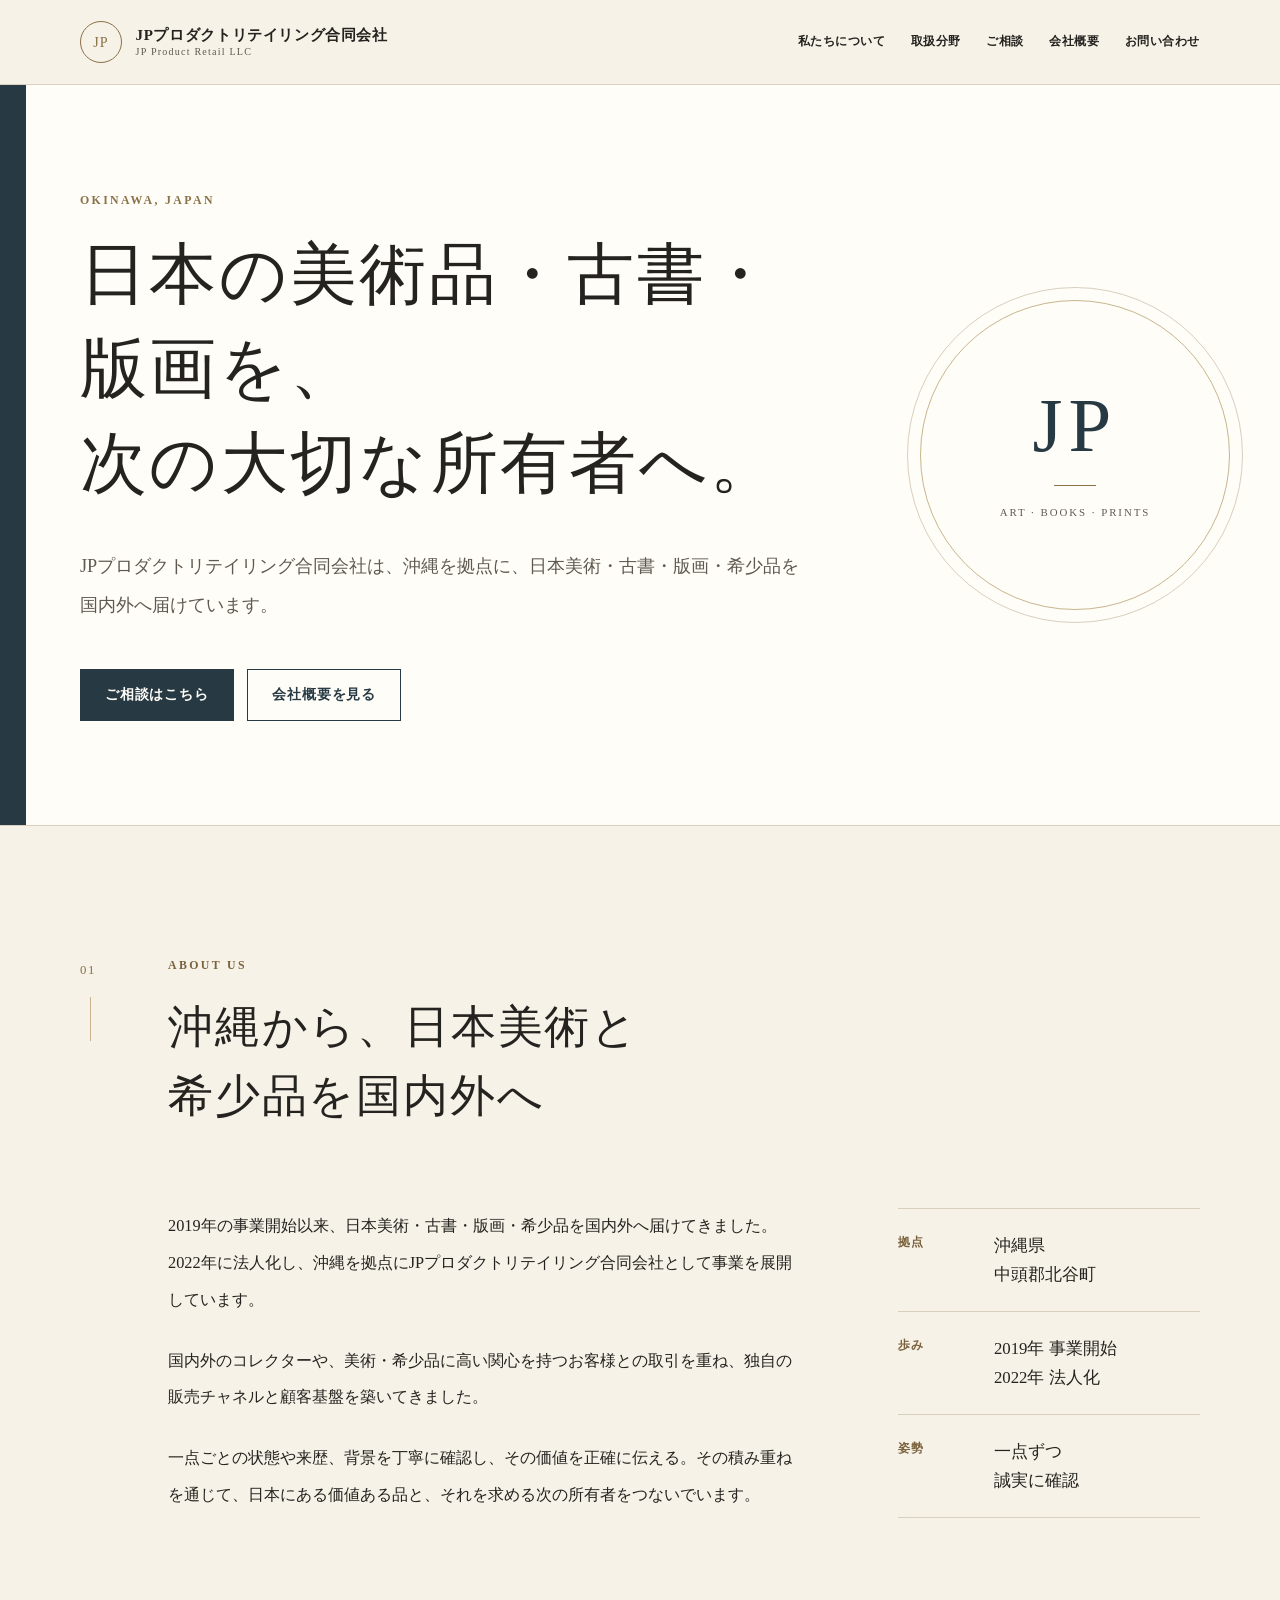
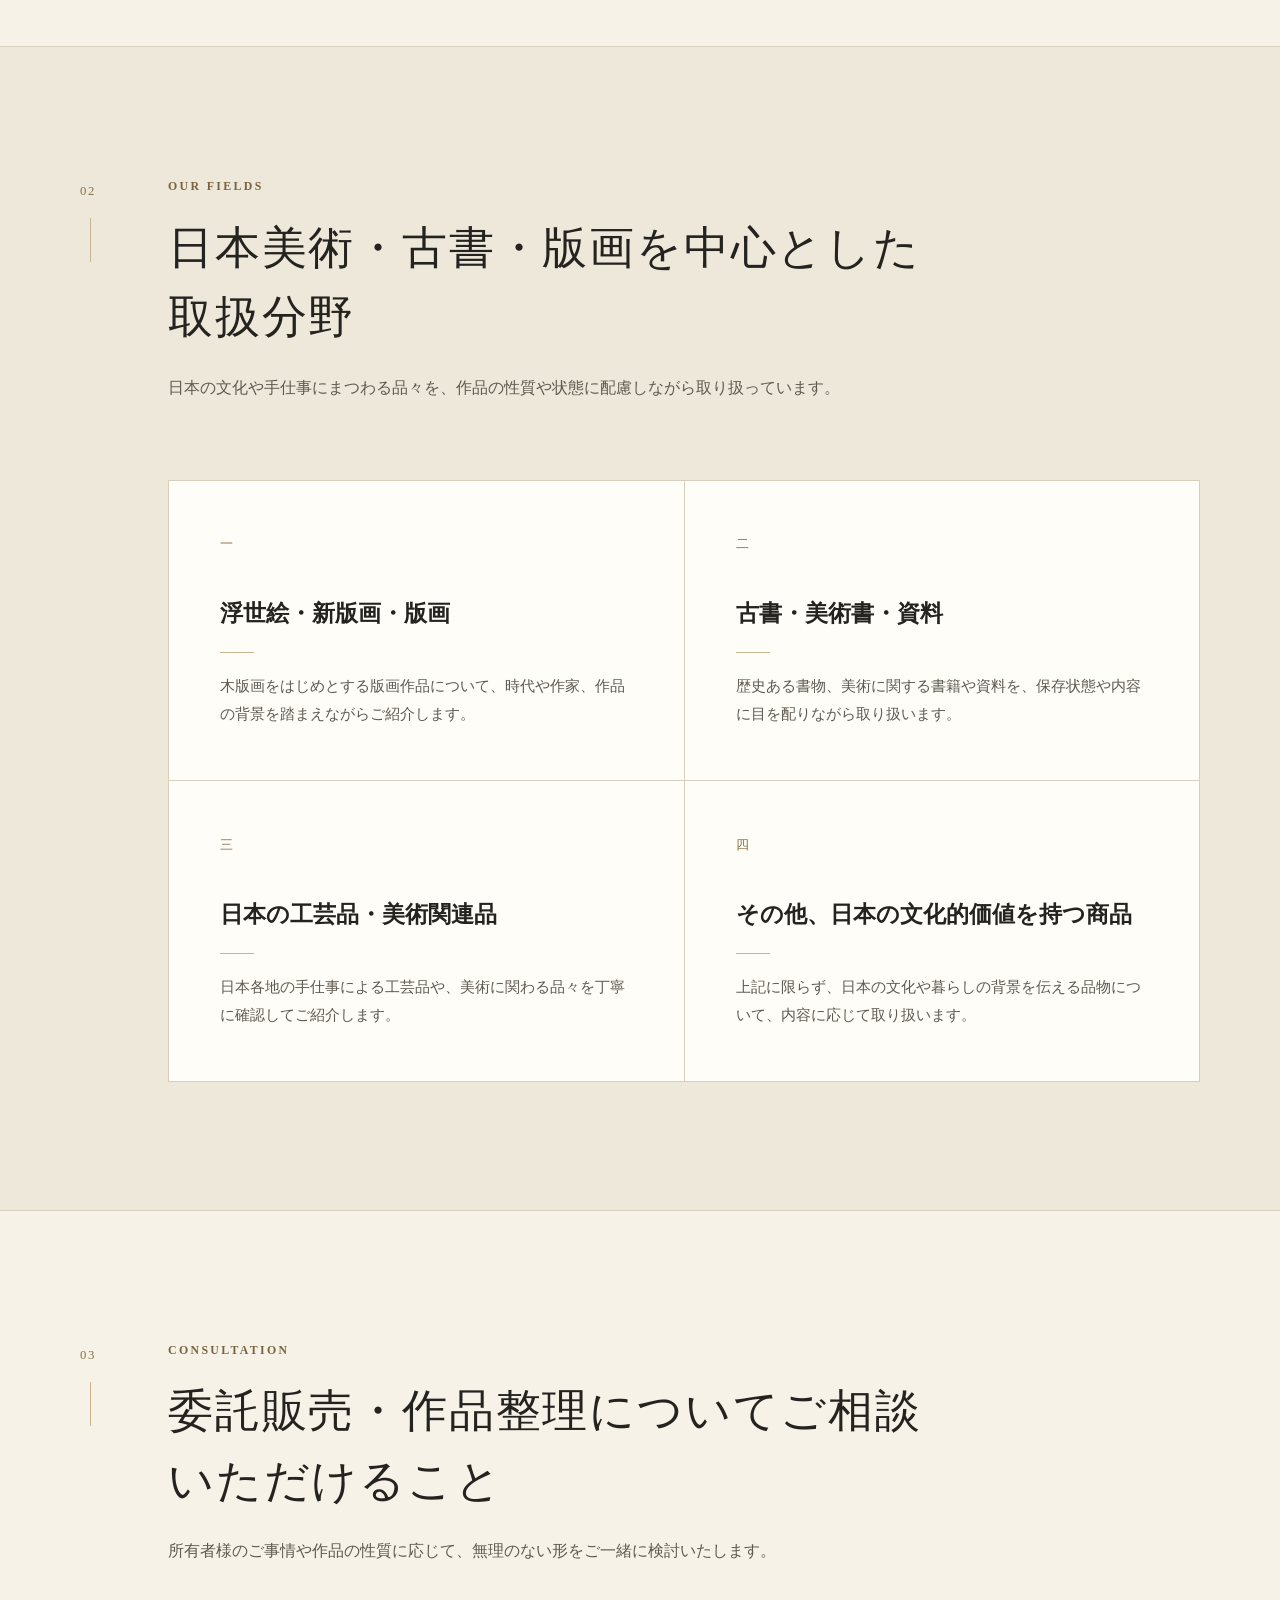
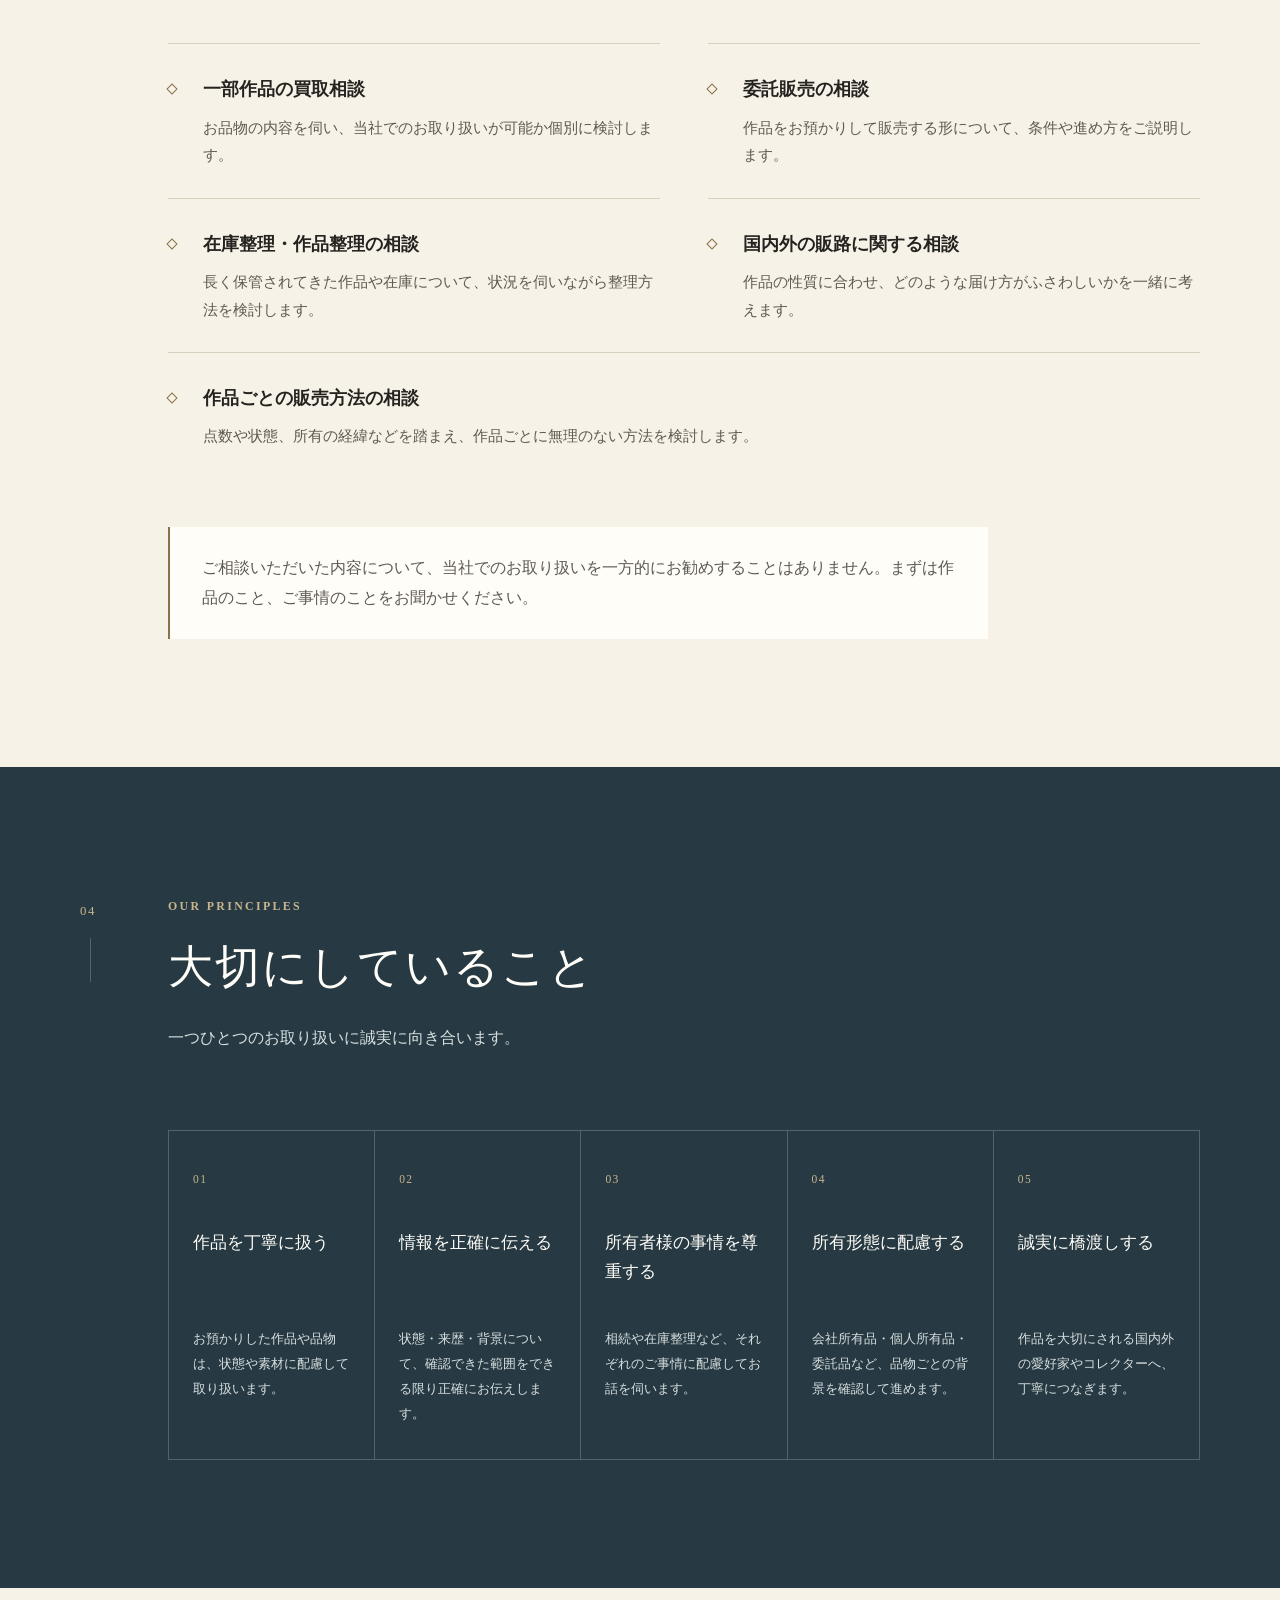
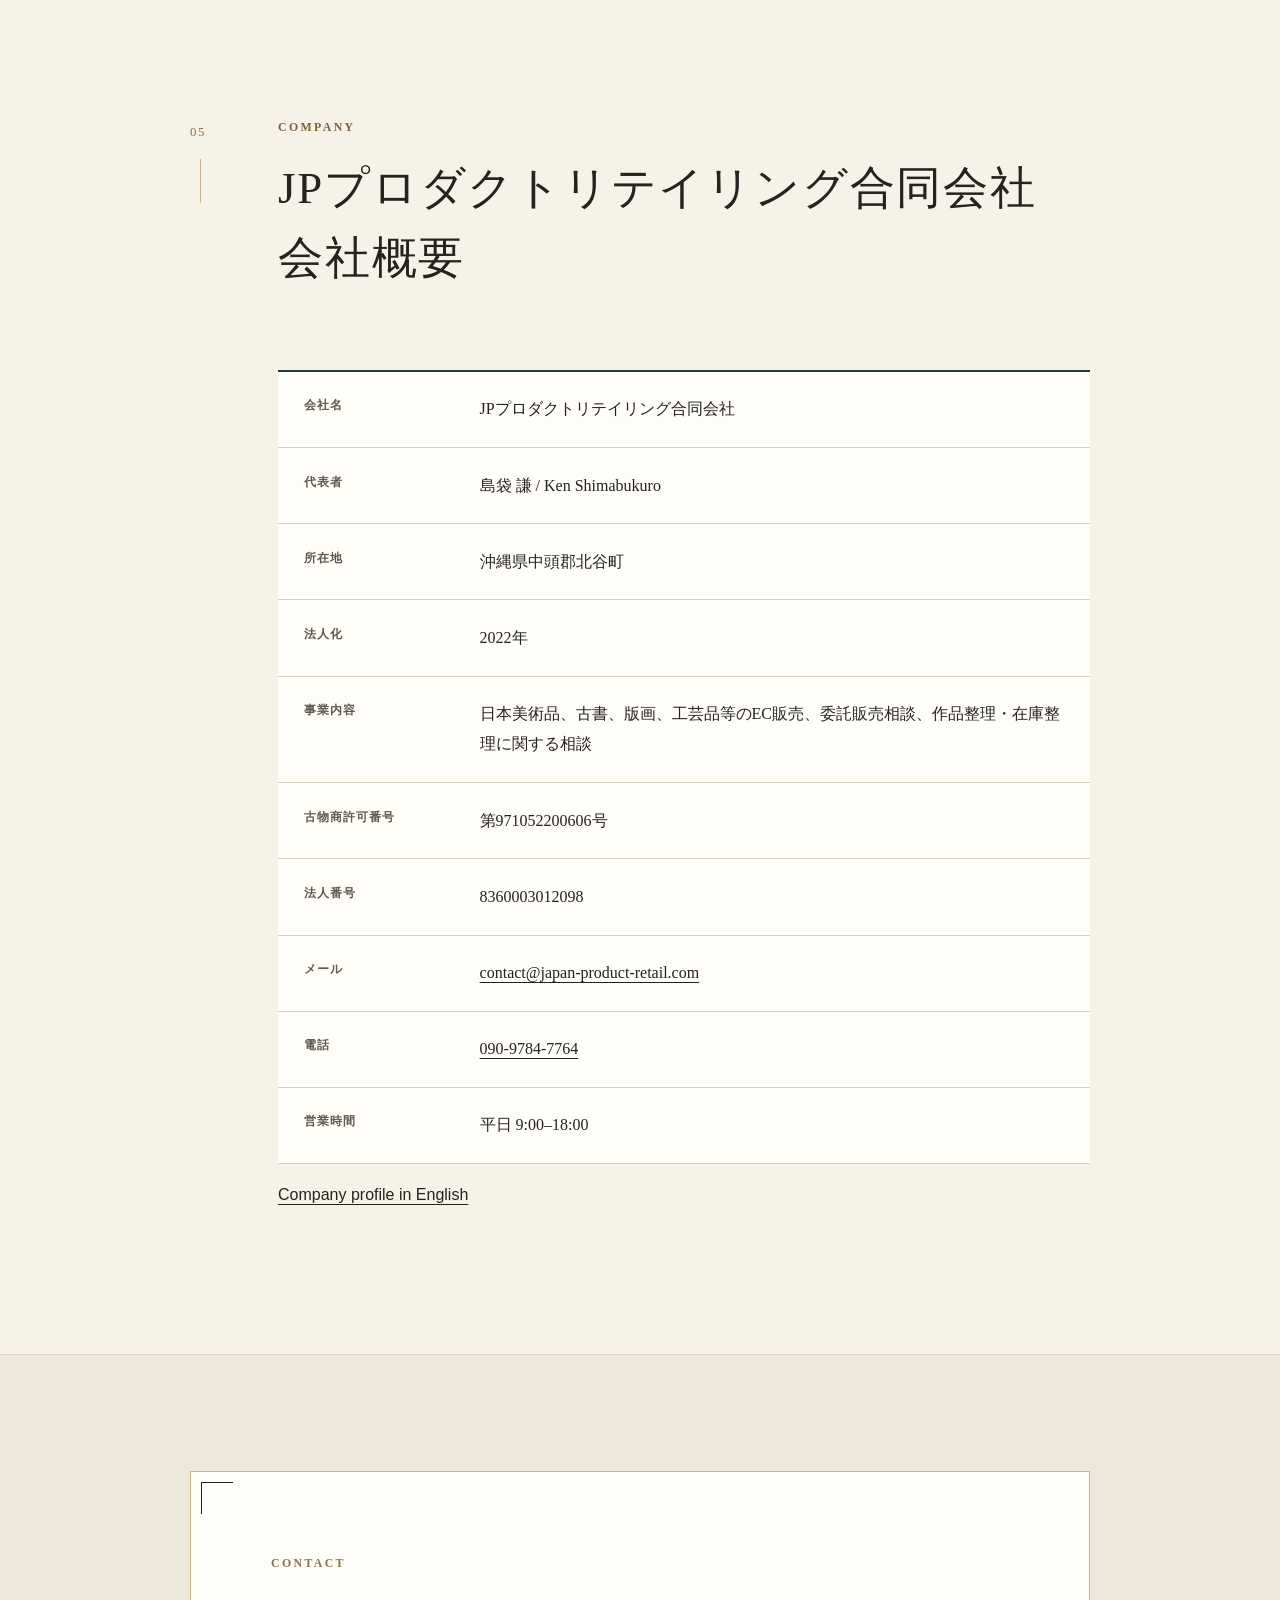
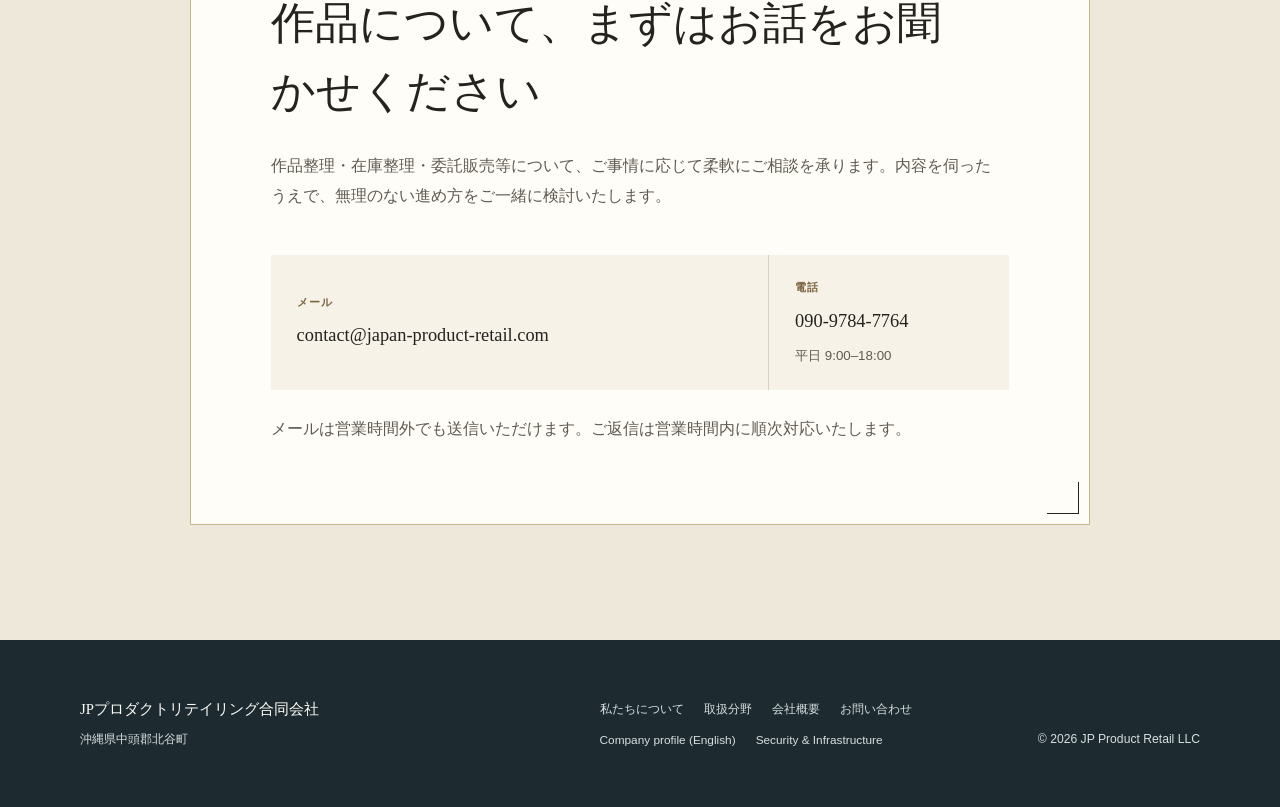
<file: index.html>
<!doctype html>
<html lang="ja">
<head>
  <meta charset="utf-8">
  <meta name="viewport" content="width=device-width, initial-scale=1">
  <meta name="theme-color" content="#f6f2e8">
  <meta name="format-detection" content="telephone=no">

  <title>JPプロダクトリテイリング合同会社｜日本美術・古書・版画の取扱</title>
  <meta name="description" content="JPプロダクトリテイリング合同会社は、沖縄を拠点に日本美術・古書・版画・希少品を国内外へ届けています。2019年に事業を開始し、2022年に法人化。委託販売や作品整理に関するご相談も承ります。">
  <link rel="canonical" href="https://japan-product-retail.com/">

  <meta property="og:locale" content="ja_JP">
  <meta property="og:type" content="website">
  <meta property="og:site_name" content="JPプロダクトリテイリング合同会社">
  <meta property="og:title" content="JPプロダクトリテイリング合同会社｜日本美術・古書・版画の取扱">
  <meta property="og:description" content="沖縄を拠点に、日本の美術品・古書・版画等を国内外のお客様へ一点ずつ丁寧にご紹介しています。">
  <meta property="og:url" content="https://japan-product-retail.com/">
  <meta name="twitter:card" content="summary">

  <link rel="stylesheet" href="styles.css">

  <script type="application/ld+json">
  {
    "@context": "https://schema.org",
    "@type": "Organization",
    "name": "JPプロダクトリテイリング合同会社",
    "legalName": "JPプロダクトリテイリング合同会社",
    "url": "https://japan-product-retail.com/",
    "description": "沖縄を拠点に、日本美術・古書・版画・希少品等を国内外へ販売しています。",
    "email": "contact@japan-product-retail.com",
    "telephone": "+81-90-9784-7764",
    "address": {
      "@type": "PostalAddress",
      "addressLocality": "中頭郡北谷町",
      "addressRegion": "沖縄県",
      "addressCountry": "JP"
    },
    "contactPoint": {
      "@type": "ContactPoint",
      "contactType": "customer service",
      "email": "contact@japan-product-retail.com",
      "telephone": "+81-90-9784-7764",
      "availableLanguage": ["Japanese"]
    },
    "knowsAbout": [
      "日本美術",
      "古書",
      "浮世絵",
      "新版画",
      "版画",
      "工芸品"
    ]
  }
  </script>
</head>

<body>
  <a class="skip-link" href="#main-content">本文へ移動</a>

  <header class="site-header">
    <div class="header-inner">
      <a class="brand" href="#top" aria-label="JPプロダクトリテイリング合同会社 トップへ">
        <span class="brand-mark" aria-hidden="true">JP</span>
        <span class="brand-name">
          <span>JPプロダクトリテイリング合同会社</span>
          <small>JP Product Retail LLC</small>
        </span>
      </a>

      <nav class="global-nav" aria-label="主要ナビゲーション">
        <ul>
          <li><a href="#about">私たちについて</a></li>
          <li><a href="#fields">取扱分野</a></li>
          <li><a href="#consultation">ご相談</a></li>
          <li><a href="#company">会社概要</a></li>
          <li><a href="#contact">お問い合わせ</a></li>
        </ul>
      </nav>
    </div>
  </header>

  <main id="main-content">
    <section class="hero" id="top" aria-labelledby="hero-title">
      <div class="hero-inner">
        <div class="hero-copy">
          <p class="eyebrow">Okinawa, Japan</p>
          <h1 id="hero-title">日本の美術品・古書・版画を、<br>次の大切な所有者へ。</h1>
          <p class="hero-lead">
            JPプロダクトリテイリング合同会社は、沖縄を拠点に、日本美術・古書・版画・希少品を国内外へ届けています。
          </p>
          <div class="hero-actions" role="group" aria-label="ページ内リンク">
            <a class="button button-primary" href="#contact">ご相談はこちら</a>
            <a class="button button-secondary" href="#company">会社概要を見る</a>
          </div>
        </div>

        <div class="hero-emblem" aria-hidden="true">
          <div class="emblem-ring">
            <span class="emblem-jp">JP</span>
            <span class="emblem-line"></span>
            <span class="emblem-text">Art · Books · Prints</span>
          </div>
        </div>
      </div>
    </section>

    <section class="section section-about" id="about" aria-labelledby="about-title">
      <div class="container">
        <div class="section-heading">
          <p class="section-number" aria-hidden="true">01</p>
          <div>
            <p class="eyebrow">About us</p>
            <h2 id="about-title">沖縄から、日本美術と<br>希少品を国内外へ</h2>
          </div>
        </div>

        <div class="about-layout">
          <div class="prose">
            <p>
              2019年の事業開始以来、日本美術・古書・版画・希少品を国内外へ届けてきました。2022年に法人化し、沖縄を拠点にJPプロダクトリテイリング合同会社として事業を展開しています。
            </p>
            <p>
              国内外のコレクターや、美術・希少品に高い関心を持つお客様との取引を重ね、独自の販売チャネルと顧客基盤を築いてきました。
            </p>
            <p>
              一点ごとの状態や来歴、背景を丁寧に確認し、その価値を正確に伝える。その積み重ねを通じて、日本にある価値ある品と、それを求める次の所有者をつないでいます。
            </p>
          </div>

          <dl class="about-facts" aria-label="会社の特徴">
            <div>
              <dt>拠点</dt>
              <dd>沖縄県<br>中頭郡北谷町</dd>
            </div>
            <div>
              <dt>歩み</dt>
              <dd>2019年 事業開始<br>2022年 法人化</dd>
            </div>
            <div>
              <dt>姿勢</dt>
              <dd>一点ずつ<br>誠実に確認</dd>
            </div>
          </dl>
        </div>
      </div>
    </section>

    <section class="section section-tinted" id="fields" aria-labelledby="fields-title">
      <div class="container">
        <div class="section-heading">
          <p class="section-number" aria-hidden="true">02</p>
          <div>
            <p class="eyebrow">Our fields</p>
            <h2 id="fields-title">日本美術・古書・版画を中心とした取扱分野</h2>
            <p class="section-intro">
              日本の文化や手仕事にまつわる品々を、作品の性質や状態に配慮しながら取り扱っています。
            </p>
          </div>
        </div>

        <div class="field-grid">
          <article class="field-card">
            <p class="card-index" aria-hidden="true">一</p>
            <h3>浮世絵・新版画・版画</h3>
            <p>木版画をはじめとする版画作品について、時代や作家、作品の背景を踏まえながらご紹介します。</p>
          </article>
          <article class="field-card">
            <p class="card-index" aria-hidden="true">二</p>
            <h3>古書・美術書・資料</h3>
            <p>歴史ある書物、美術に関する書籍や資料を、保存状態や内容に目を配りながら取り扱います。</p>
          </article>
          <article class="field-card">
            <p class="card-index" aria-hidden="true">三</p>
            <h3>日本の工芸品・美術関連品</h3>
            <p>日本各地の手仕事による工芸品や、美術に関わる品々を丁寧に確認してご紹介します。</p>
          </article>
          <article class="field-card">
            <p class="card-index" aria-hidden="true">四</p>
            <h3>その他、日本の文化的価値を持つ商品</h3>
            <p>上記に限らず、日本の文化や暮らしの背景を伝える品物について、内容に応じて取り扱います。</p>
          </article>
        </div>
      </div>
    </section>

    <section class="section" id="consultation" aria-labelledby="consultation-title">
      <div class="container">
        <div class="section-heading">
          <p class="section-number" aria-hidden="true">03</p>
          <div>
            <p class="eyebrow">Consultation</p>
            <h2 id="consultation-title">委託販売・作品整理についてご相談いただけること</h2>
            <p class="section-intro">
              所有者様のご事情や作品の性質に応じて、無理のない形をご一緒に検討いたします。
            </p>
          </div>
        </div>

        <ul class="consultation-list">
          <li>
            <span class="consultation-mark" aria-hidden="true"></span>
            <div>
              <h3>一部作品の買取相談</h3>
              <p>お品物の内容を伺い、当社でのお取り扱いが可能か個別に検討します。</p>
            </div>
          </li>
          <li>
            <span class="consultation-mark" aria-hidden="true"></span>
            <div>
              <h3>委託販売の相談</h3>
              <p>作品をお預かりして販売する形について、条件や進め方をご説明します。</p>
            </div>
          </li>
          <li>
            <span class="consultation-mark" aria-hidden="true"></span>
            <div>
              <h3>在庫整理・作品整理の相談</h3>
              <p>長く保管されてきた作品や在庫について、状況を伺いながら整理方法を検討します。</p>
            </div>
          </li>
          <li>
            <span class="consultation-mark" aria-hidden="true"></span>
            <div>
              <h3>国内外の販路に関する相談</h3>
              <p>作品の性質に合わせ、どのような届け方がふさわしいかを一緒に考えます。</p>
            </div>
          </li>
          <li>
            <span class="consultation-mark" aria-hidden="true"></span>
            <div>
              <h3>作品ごとの販売方法の相談</h3>
              <p>点数や状態、所有の経緯などを踏まえ、作品ごとに無理のない方法を検討します。</p>
            </div>
          </li>
        </ul>

        <p class="quiet-note">
          ご相談いただいた内容について、当社でのお取り扱いを一方的にお勧めすることはありません。まずは作品のこと、ご事情のことをお聞かせください。
        </p>
      </div>
    </section>

    <section class="section section-dark" id="principles" aria-labelledby="principles-title">
      <div class="container">
        <div class="section-heading section-heading-light">
          <p class="section-number" aria-hidden="true">04</p>
          <div>
            <p class="eyebrow">Our principles</p>
            <h2 id="principles-title">大切にしていること</h2>
            <p class="section-intro">
              一つひとつのお取り扱いに誠実に向き合います。
            </p>
          </div>
        </div>

        <div class="principle-grid">
          <article>
            <span aria-hidden="true">01</span>
            <h3>作品を丁寧に扱う</h3>
            <p>お預かりした作品や品物は、状態や素材に配慮して取り扱います。</p>
          </article>
          <article>
            <span aria-hidden="true">02</span>
            <h3>情報を正確に伝える</h3>
            <p>状態・来歴・背景について、確認できた範囲をできる限り正確にお伝えします。</p>
          </article>
          <article>
            <span aria-hidden="true">03</span>
            <h3>所有者様の事情を尊重する</h3>
            <p>相続や在庫整理など、それぞれのご事情に配慮してお話を伺います。</p>
          </article>
          <article>
            <span aria-hidden="true">04</span>
            <h3>所有形態に配慮する</h3>
            <p>会社所有品・個人所有品・委託品など、品物ごとの背景を確認して進めます。</p>
          </article>
          <article>
            <span aria-hidden="true">05</span>
            <h3>誠実に橋渡しする</h3>
            <p>作品を大切にされる国内外の愛好家やコレクターへ、丁寧につなぎます。</p>
          </article>
        </div>
      </div>
    </section>

    <section class="section" id="company" aria-labelledby="company-title">
      <div class="container container-narrow">
        <div class="section-heading">
          <p class="section-number" aria-hidden="true">05</p>
          <div>
            <p class="eyebrow">Company</p>
            <h2 id="company-title">JPプロダクトリテイリング合同会社 会社概要</h2>
          </div>
        </div>

        <div class="company-table-wrap">
          <table class="company-table">
            <caption class="sr-only">JPプロダクトリテイリング合同会社の基本情報</caption>
            <tbody>
              <tr>
                <th scope="row">会社名</th>
                <td>JPプロダクトリテイリング合同会社</td>
              </tr>
              <tr>
                <th scope="row">代表者</th>
                <td>島袋 謙 / Ken Shimabukuro</td>
              </tr>
              <tr>
                <th scope="row">所在地</th>
                <td>沖縄県中頭郡北谷町</td>
              </tr>
              <tr>
                <th scope="row">法人化</th>
                <td>2022年</td>
              </tr>
              <tr>
                <th scope="row">事業内容</th>
                <td>日本美術品、古書、版画、工芸品等のEC販売、委託販売相談、作品整理・在庫整理に関する相談</td>
              </tr>
              <tr>
                <th scope="row">古物商許可番号</th>
                <td>第971052200606号</td>
              </tr>
              <tr>
                <th scope="row">法人番号</th>
                <td>8360003012098</td>
              </tr>
              <tr>
                <th scope="row">メール</th>
                <td><a href="mailto:contact@japan-product-retail.com">contact@japan-product-retail.com</a></td>
              </tr>
              <tr>
                <th scope="row">電話</th>
                <td><a href="tel:09097847764">090-9784-7764</a></td>
              </tr>
              <tr>
                <th scope="row">営業時間</th>
                <td>平日 9:00–18:00</td>
              </tr>
            </tbody>
          </table>
          <p><a href="company/" lang="en">Company profile in English</a></p>
        </div>
      </div>
    </section>

    <section class="contact-section" id="contact" aria-labelledby="contact-title">
      <div class="container container-narrow">
        <div class="contact-panel">
          <p class="eyebrow">Contact</p>
          <h2 id="contact-title">作品について、まずはお話をお聞かせください</h2>
          <p>
            作品整理・在庫整理・委託販売等について、ご事情に応じて柔軟にご相談を承ります。内容を伺ったうえで、無理のない進め方をご一緒に検討いたします。
          </p>

          <div class="contact-links">
            <a href="mailto:contact@japan-product-retail.com">
              <span class="contact-label">メール</span>
              <strong>contact@japan-product-retail.com</strong>
            </a>
            <a href="tel:09097847764">
              <span class="contact-label">電話</span>
              <strong>090-9784-7764</strong>
              <small>平日 9:00–18:00</small>
            </a>
          </div>

          <p>
            メールは営業時間外でも送信いただけます。ご返信は営業時間内に順次対応いたします。
          </p>
        </div>
      </div>
    </section>
  </main>

  <footer class="site-footer">
    <div class="footer-inner">
      <div>
        <p class="footer-company">JPプロダクトリテイリング合同会社</p>
        <p>沖縄県中頭郡北谷町</p>
      </div>
      <nav aria-label="フッターナビゲーション">
        <a href="#about">私たちについて</a>
        <a href="#fields">取扱分野</a>
        <a href="#company">会社概要</a>
        <a href="#contact">お問い合わせ</a>
        <a href="company/" lang="en">Company profile (English)</a>
        <a href="security/" lang="en">Security &amp; Infrastructure</a>
      </nav>
      <p class="copyright">&copy; 2026 JP Product Retail LLC</p>
    </div>
  </footer>
</body>
</html>
</file>
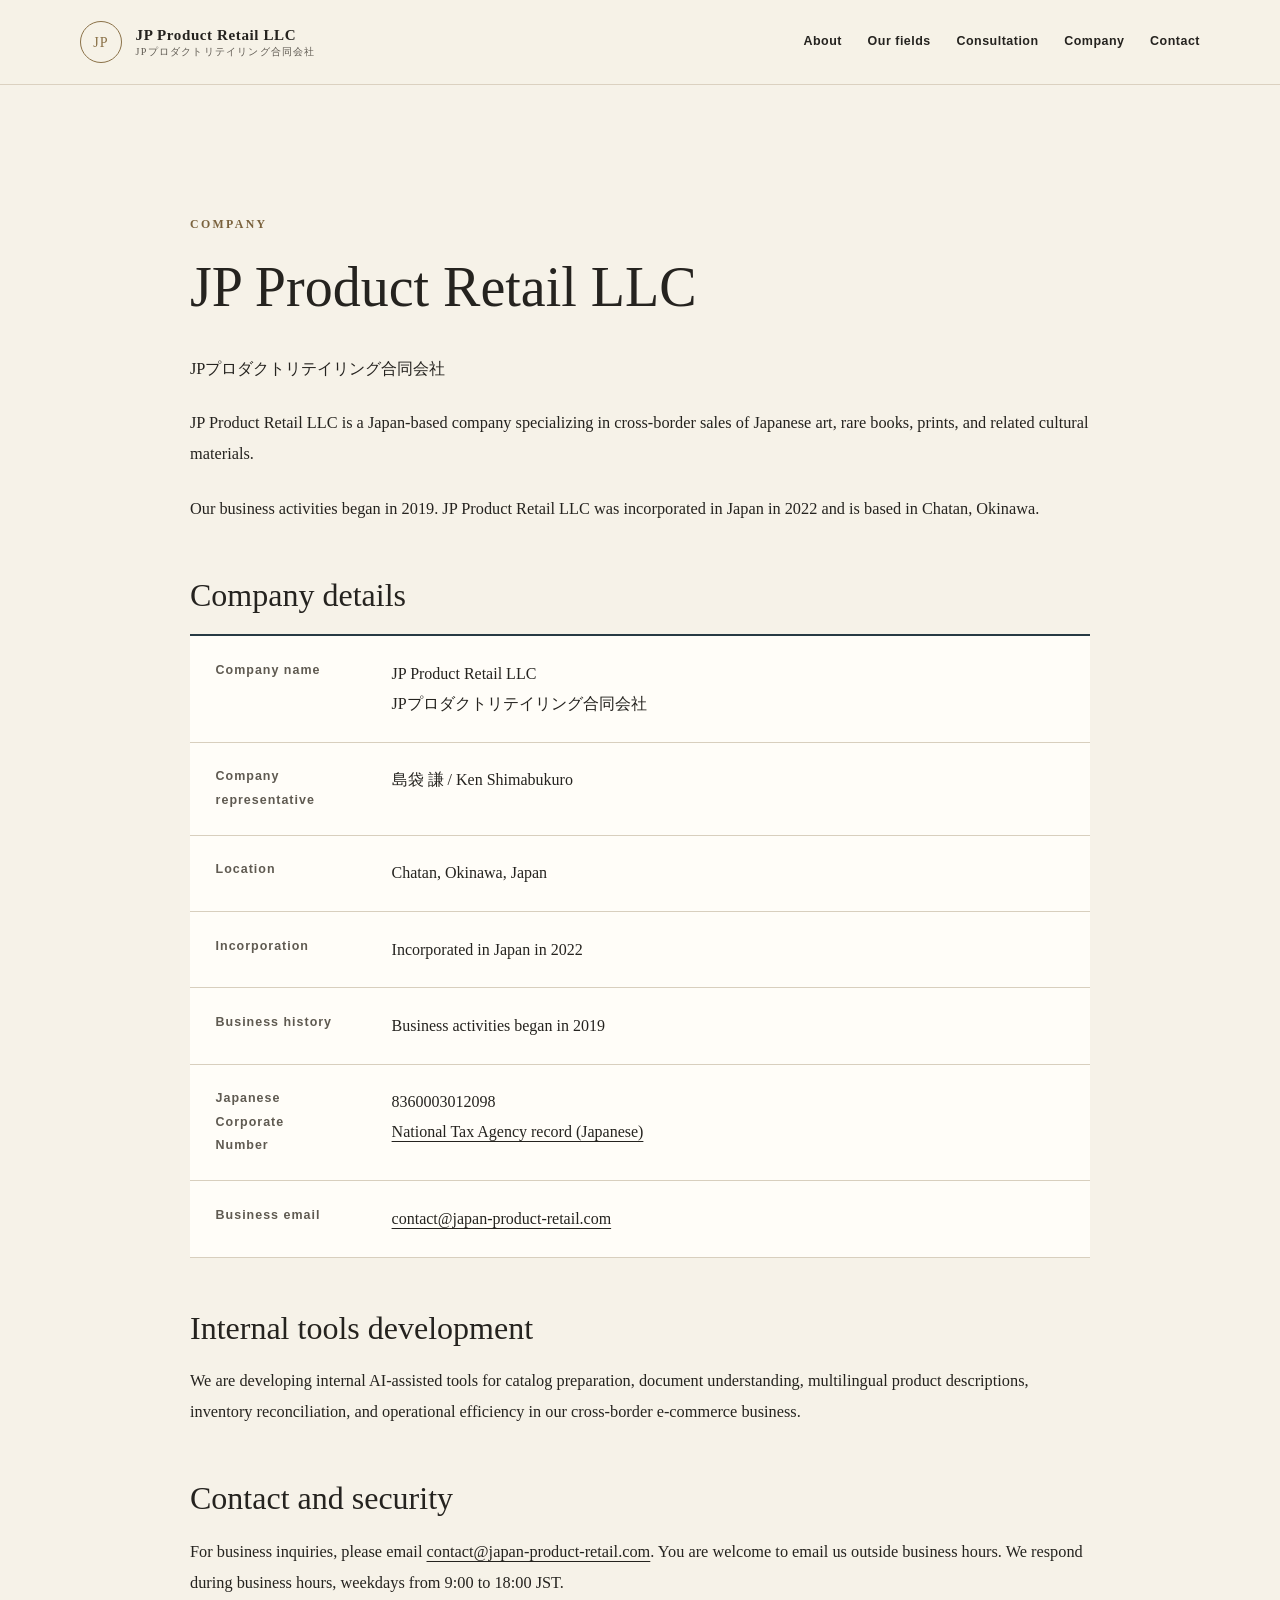
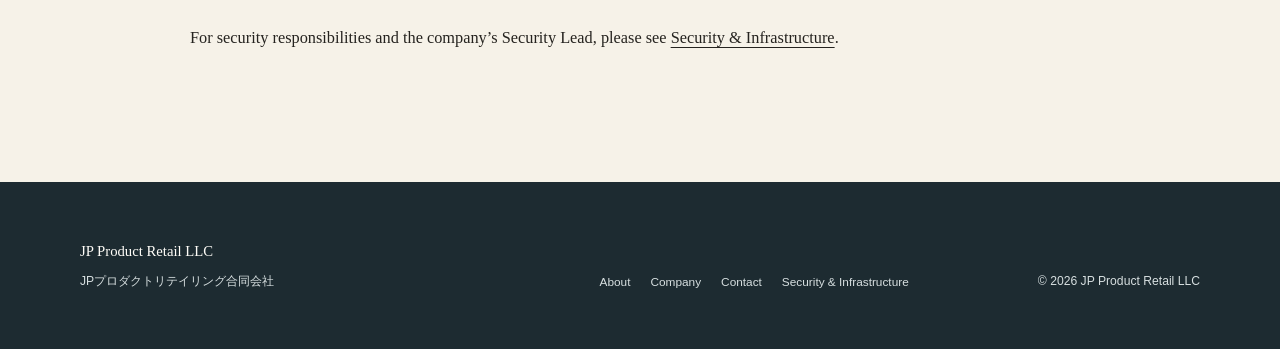
<file: company/index.html>
<!DOCTYPE html>
<html lang="en">
<head>
  <meta charset="utf-8">
  <meta name="viewport" content="width=device-width, initial-scale=1">
  <meta name="theme-color" content="#f6f2e8">
  <meta name="format-detection" content="telephone=no">

  <title>Company | JP Product Retail LLC</title>
  <meta name="description" content="JP Product Retail LLC is based in Chatan, Okinawa, Japan. Business activities began in 2019; incorporated in 2022. Japanese art, rare books and prints.">
  <link rel="canonical" href="https://japan-product-retail.com/company/">

  <meta property="og:locale" content="en_US">
  <meta property="og:type" content="website">
  <meta property="og:site_name" content="JP Product Retail LLC">
  <meta property="og:title" content="Company | JP Product Retail LLC">
  <meta property="og:description" content="JP Product Retail LLC is based in Chatan, Okinawa, Japan. Business activities began in 2019; incorporated in 2022. Japanese art, rare books and prints.">
  <meta property="og:url" content="https://japan-product-retail.com/company/">
  <meta name="twitter:card" content="summary">

  <link rel="stylesheet" href="../styles.css">

  <script type="application/ld+json">
  {
    "@context": "https://schema.org",
    "@type": "Organization",
    "name": "JP Product Retail LLC",
    "legalName": "JPプロダクトリテイリング合同会社",
    "url": "https://japan-product-retail.com/",
    "email": "contact@japan-product-retail.com"
  }
  </script>
</head>

<body>
  <a class="skip-link" href="#main-content">Skip to main content</a>

  <header class="site-header">
    <div class="header-inner">
      <a class="brand" href="../" aria-label="JP Product Retail LLC — home">
        <span class="brand-mark" aria-hidden="true">JP</span>
        <span class="brand-name">
          <span>JP Product Retail LLC</span>
          <small lang="ja">JPプロダクトリテイリング合同会社</small>
        </span>
      </a>

      <nav class="global-nav" aria-label="Main navigation">
        <ul>
          <li><a href="../#about">About</a></li>
          <li><a href="../#fields">Our fields</a></li>
          <li><a href="../#consultation">Consultation</a></li>
          <li><a href="./" aria-current="page">Company</a></li>
          <li><a href="../#contact">Contact</a></li>
        </ul>
      </nav>
    </div>
  </header>

  <main id="main-content" class="section">
    <article class="container container-narrow company-page" aria-labelledby="company-page-title">
      <p class="eyebrow">Company</p>
      <h1 id="company-page-title">JP Product Retail LLC</h1>

      <div class="prose">
        <p lang="ja">JPプロダクトリテイリング合同会社</p>
        <p>JP Product Retail LLC is a Japan-based company specializing in cross-border sales of Japanese art, rare books, prints, and related cultural materials.</p>
        <p>Our business activities began in 2019. JP Product Retail LLC was incorporated in Japan in 2022 and is based in Chatan, Okinawa.</p>
      </div>

      <section class="company-block" aria-labelledby="company-details-title">
        <h2 id="company-details-title">Company details</h2>
        <div class="company-table-wrap">
          <table class="company-table">
            <caption class="sr-only">Company information for JP Product Retail LLC</caption>
            <tbody>
              <tr>
                <th scope="row">Company name</th>
                <td>JP Product Retail LLC<br><span lang="ja">JPプロダクトリテイリング合同会社</span></td>
              </tr>
              <tr>
                <th scope="row">Company representative</th>
                <td><span lang="ja">島袋 謙</span> / Ken Shimabukuro</td>
              </tr>
              <tr>
                <th scope="row">Location</th>
                <td>Chatan, Okinawa, Japan</td>
              </tr>
              <tr>
                <th scope="row">Incorporation</th>
                <td>Incorporated in Japan in 2022</td>
              </tr>
              <tr>
                <th scope="row">Business history</th>
                <td>Business activities began in 2019</td>
              </tr>
              <tr>
                <th scope="row">Japanese Corporate Number</th>
                <td>8360003012098<br><a href="https://www.houjin-bangou.nta.go.jp/henkorireki-johoto.html?selHouzinNo=8360003012098">National Tax Agency record (Japanese)</a></td>
              </tr>
              <tr>
                <th scope="row">Business email</th>
                <td><a href="mailto:contact@japan-product-retail.com">contact@japan-product-retail.com</a></td>
              </tr>
            </tbody>
          </table>
        </div>
      </section>

      <section class="company-block" aria-labelledby="internal-tools-title">
        <h2 id="internal-tools-title">Internal tools development</h2>
        <div class="prose">
          <p>We are developing internal AI-assisted tools for catalog preparation, document understanding, multilingual product descriptions, inventory reconciliation, and operational efficiency in our cross-border e-commerce business.</p>
        </div>
      </section>

      <section class="company-block" aria-labelledby="company-contact-title">
        <h2 id="company-contact-title">Contact and security</h2>
        <div class="prose">
          <p>For business inquiries, please email <a href="mailto:contact@japan-product-retail.com">contact@japan-product-retail.com</a>. You are welcome to email us outside business hours. We respond during business hours, weekdays from 9:00 to 18:00 JST.</p>
          <p>For security responsibilities and the company’s Security Lead, please see <a href="../security/">Security &amp; Infrastructure</a>.</p>
        </div>
      </section>
    </article>
  </main>

  <footer class="site-footer">
    <div class="footer-inner">
      <div>
        <p class="footer-company">JP Product Retail LLC</p>
        <p lang="ja">JPプロダクトリテイリング合同会社</p>
      </div>
      <nav aria-label="Footer navigation">
        <a href="../#about">About</a>
        <a href="./" aria-current="page">Company</a>
        <a href="../#contact">Contact</a>
        <a href="../security/">Security &amp; Infrastructure</a>
      </nav>
      <p class="copyright">&copy; 2026 JP Product Retail LLC</p>
    </div>
  </footer>
</body>
</html>
</file>
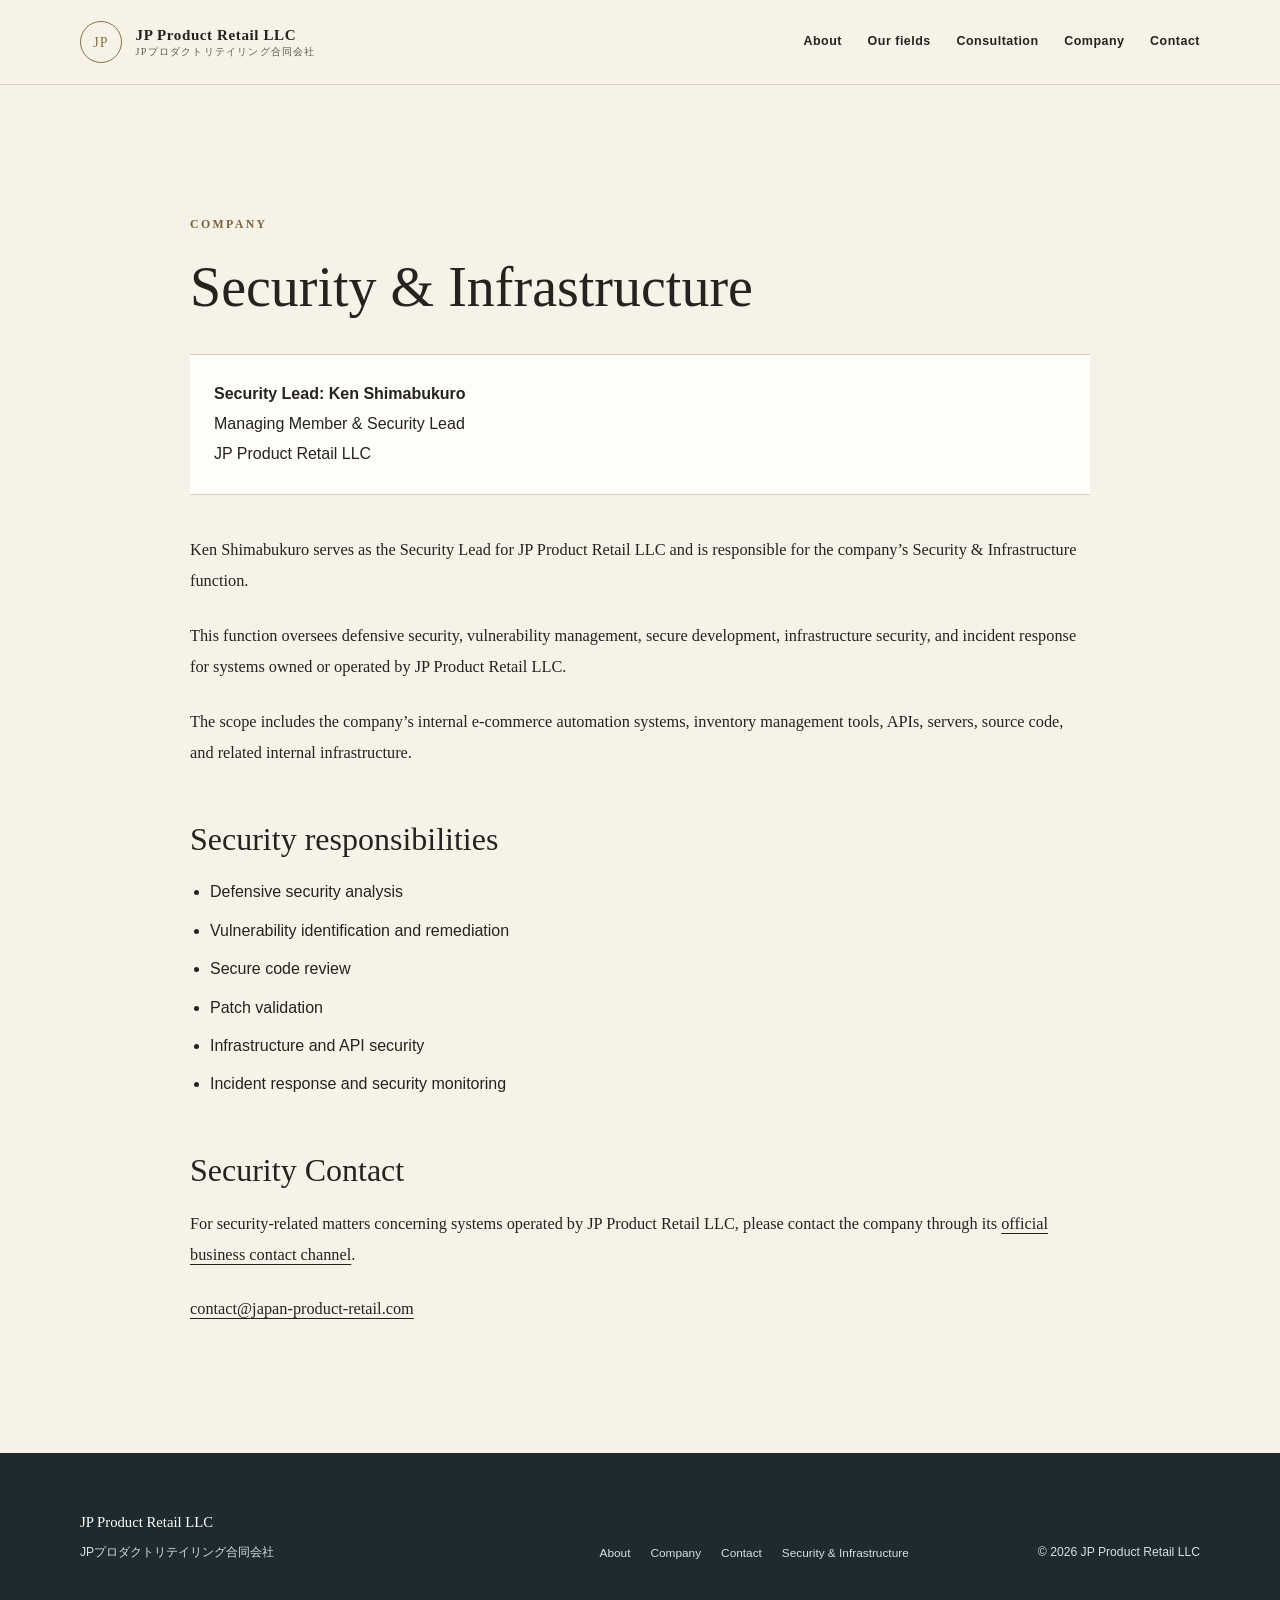
<file: security/index.html>
<!DOCTYPE html>
<html lang="en">
<head>
  <meta charset="utf-8">
  <meta name="viewport" content="width=device-width, initial-scale=1">
  <meta name="theme-color" content="#f6f2e8">
  <meta name="format-detection" content="telephone=no">

  <title>Security &amp; Infrastructure | JP Product Retail LLC</title>
  <meta name="description" content="Security and infrastructure responsibilities at JP Product Retail LLC, led by Managing Member &amp; Security Lead Ken Shimabukuro.">
  <link rel="canonical" href="https://japan-product-retail.com/security/">

  <meta property="og:locale" content="en_US">
  <meta property="og:type" content="website">
  <meta property="og:site_name" content="JP Product Retail LLC">
  <meta property="og:title" content="Security &amp; Infrastructure | JP Product Retail LLC">
  <meta property="og:description" content="Security and infrastructure responsibilities at JP Product Retail LLC, led by Managing Member &amp; Security Lead Ken Shimabukuro.">
  <meta property="og:url" content="https://japan-product-retail.com/security/">
  <meta name="twitter:card" content="summary">

  <link rel="stylesheet" href="../styles.css">

  <script type="application/ld+json">
  {
    "@context": "https://schema.org",
    "@type": "Organization",
    "name": "JP Product Retail LLC",
    "legalName": "JPプロダクトリテイリング合同会社",
    "url": "https://japan-product-retail.com/",
    "email": "contact@japan-product-retail.com"
  }
  </script>
</head>

<body>
  <a class="skip-link" href="#main-content">Skip to main content</a>

  <header class="site-header">
    <div class="header-inner">
      <a class="brand" href="../" aria-label="JP Product Retail LLC — home">
        <span class="brand-mark" aria-hidden="true">JP</span>
        <span class="brand-name">
          <span>JP Product Retail LLC</span>
          <small lang="ja">JPプロダクトリテイリング合同会社</small>
        </span>
      </a>

      <nav class="global-nav" aria-label="Main navigation">
        <ul>
          <li><a href="../#about">About</a></li>
          <li><a href="../#fields">Our fields</a></li>
          <li><a href="../#consultation">Consultation</a></li>
          <li><a href="../company/">Company</a></li>
          <li><a href="../#contact">Contact</a></li>
        </ul>
      </nav>
    </div>
  </header>

  <main id="main-content" class="section">
    <article class="container container-narrow security-page" aria-labelledby="security-title">
      <p class="eyebrow">Company</p>
      <h1 id="security-title">Security &amp; Infrastructure</h1>

      <div class="security-lead">
        <p><strong>Security Lead: Ken Shimabukuro</strong><br>
          Managing Member &amp; Security Lead<br>
          JP Product Retail LLC</p>
      </div>

      <div class="prose">
        <p>Ken Shimabukuro serves as the Security Lead for JP Product Retail LLC and is responsible for the company’s Security &amp; Infrastructure function.</p>
        <p>This function oversees defensive security, vulnerability management, secure development, infrastructure security, and incident response for systems owned or operated by JP Product Retail LLC.</p>
        <p>The scope includes the company’s internal e-commerce automation systems, inventory management tools, APIs, servers, source code, and related internal infrastructure.</p>
      </div>

      <section class="security-block" aria-labelledby="responsibilities-title">
        <h2 id="responsibilities-title">Security responsibilities</h2>
        <ul>
          <li>Defensive security analysis</li>
          <li>Vulnerability identification and remediation</li>
          <li>Secure code review</li>
          <li>Patch validation</li>
          <li>Infrastructure and API security</li>
          <li>Incident response and security monitoring</li>
        </ul>
      </section>

      <section class="security-block security-contact" aria-labelledby="security-contact-title">
        <h2 id="security-contact-title">Security Contact</h2>
        <div class="prose">
          <p>For security-related matters concerning systems operated by JP Product Retail LLC, please contact the company through its <a href="../#contact">official business contact channel</a>.</p>
          <p><a href="mailto:contact@japan-product-retail.com">contact@japan-product-retail.com</a></p>
        </div>
      </section>
    </article>
  </main>

  <footer class="site-footer">
    <div class="footer-inner">
      <div>
        <p class="footer-company">JP Product Retail LLC</p>
        <p lang="ja">JPプロダクトリテイリング合同会社</p>
      </div>
      <nav aria-label="Footer navigation">
        <a href="../#about">About</a>
        <a href="../company/">Company</a>
        <a href="../#contact">Contact</a>
        <a href="./" aria-current="page">Security &amp; Infrastructure</a>
      </nav>
      <p class="copyright">&copy; 2026 JP Product Retail LLC</p>
    </div>
  </footer>
</body>
</html>
</file>
<file: styles.css>
:root {
  --paper: #f6f2e8;
  --paper-deep: #eee8db;
  --white: #fffdf8;
  --ink: #25231f;
  --ink-soft: #5f5a51;
  --navy: #273a43;
  --navy-light: #38505a;
  --gold: #8a7147;
  --gold-text: #7a623d;
  --gold-light: #c8b58d;
  --line: #d8cfbe;
  --line-dark: #53646a;
  --content-width: 1120px;
  --narrow-width: 900px;
  --serif: "Yu Mincho", "Hiragino Mincho ProN", "Hiragino Mincho Pro", "Noto Serif JP", serif;
  --sans: -apple-system, BlinkMacSystemFont, "Hiragino Kaku Gothic ProN", "Yu Gothic", "Meiryo", sans-serif;
}

*,
*::before,
*::after {
  box-sizing: border-box;
}

html {
  scroll-behavior: smooth;
}

body {
  margin: 0;
  color: var(--ink);
  background: var(--paper);
  font-family: var(--sans);
  font-size: 16px;
  line-height: 1.9;
  -webkit-font-smoothing: antialiased;
}

img,
svg {
  display: block;
  max-width: 100%;
}

a {
  color: inherit;
  text-decoration-thickness: 1px;
  text-underline-offset: 0.25em;
}

a:hover {
  color: var(--gold);
}

:focus-visible {
  outline: 3px solid #b46d21;
  outline-offset: 4px;
}

.skip-link {
  position: fixed;
  inset-block-start: 0.75rem;
  inset-inline-start: 0.75rem;
  z-index: 1000;
  padding: 0.65rem 1rem;
  color: var(--white);
  background: var(--ink);
  transform: translateY(-160%);
}

.skip-link:focus {
  transform: translateY(0);
}

.sr-only {
  position: absolute;
  width: 1px;
  height: 1px;
  padding: 0;
  margin: -1px;
  overflow: hidden;
  clip: rect(0, 0, 0, 0);
  white-space: nowrap;
  border: 0;
}

.container {
  width: min(calc(100% - 3rem), var(--content-width));
  margin-inline: auto;
}

.container-narrow {
  max-width: var(--narrow-width);
}

.site-header {
  position: sticky;
  inset-block-start: 0;
  z-index: 100;
  border-bottom: 1px solid rgba(138, 113, 71, 0.25);
  background: rgba(246, 242, 232, 0.96);
}

.header-inner {
  display: flex;
  align-items: center;
  justify-content: space-between;
  gap: 2rem;
  width: min(calc(100% - 3rem), var(--content-width));
  min-height: 84px;
  margin-inline: auto;
}

.brand {
  display: inline-flex;
  align-items: center;
  gap: 0.85rem;
  color: var(--ink);
  text-decoration: none;
}

.brand:hover {
  color: var(--ink);
}

.brand-mark {
  display: grid;
  place-items: center;
  width: 42px;
  height: 42px;
  flex: 0 0 42px;
  border: 1px solid var(--gold);
  border-radius: 50%;
  color: var(--gold);
  font-family: Georgia, "Times New Roman", serif;
  font-size: 0.88rem;
  letter-spacing: 0.08em;
}

.brand-name {
  display: grid;
  line-height: 1.35;
}

.brand-name > span {
  font-family: var(--serif);
  font-size: 0.94rem;
  font-weight: 600;
  letter-spacing: 0.04em;
}

.brand-name small {
  color: var(--ink-soft);
  font-family: Georgia, "Times New Roman", serif;
  font-size: 0.63rem;
  letter-spacing: 0.12em;
}

.global-nav ul {
  display: flex;
  align-items: center;
  gap: clamp(0.9rem, 2vw, 1.8rem);
  padding: 0;
  margin: 0;
  list-style: none;
}

.global-nav a {
  position: relative;
  display: inline-block;
  padding-block: 0.45rem;
  font-size: 0.78rem;
  font-weight: 600;
  letter-spacing: 0.04em;
  text-decoration: none;
}

.global-nav a::after {
  position: absolute;
  inset-inline: 0;
  inset-block-end: 0;
  height: 1px;
  background: var(--gold);
  content: "";
  transform: scaleX(0);
  transform-origin: right;
  transition: transform 180ms ease;
}

.global-nav a:hover {
  color: var(--gold-text);
}

.global-nav a:hover::after,
.global-nav a:focus-visible::after {
  transform: scaleX(1);
  transform-origin: left;
}

#top,
#main-content {
  scroll-margin-top: 10rem;
}

.hero {
  position: relative;
  overflow: hidden;
  border-bottom: 1px solid var(--line);
  background: var(--white);
}

.hero::before {
  position: absolute;
  inset-block: 0;
  inset-inline-start: 0;
  width: clamp(12px, 2vw, 28px);
  background: var(--navy);
  content: "";
}

.hero-inner {
  display: grid;
  grid-template-columns: minmax(0, 1.45fr) minmax(280px, 0.55fr);
  align-items: center;
  gap: clamp(3rem, 8vw, 8rem);
  width: min(calc(100% - 3rem), var(--content-width));
  min-height: 680px;
  padding-block: 6.5rem;
  margin-inline: auto;
}

.eyebrow {
  margin: 0 0 1rem;
  color: var(--gold);
  font-family: Georgia, "Times New Roman", serif;
  font-size: 0.74rem;
  font-weight: 600;
  letter-spacing: 0.2em;
  text-transform: uppercase;
}

.hero h1 {
  max-width: 820px;
  margin: 0;
  font-family: var(--serif);
  font-size: clamp(2.45rem, 5.2vw, 4.75rem);
  font-weight: 500;
  line-height: 1.42;
  letter-spacing: 0.035em;
}

.hero-lead {
  max-width: 720px;
  margin: 2.25rem 0 0;
  color: var(--ink-soft);
  font-family: var(--serif);
  font-size: clamp(1rem, 1.5vw, 1.14rem);
  line-height: 2.15;
}

.hero-actions {
  display: flex;
  flex-wrap: wrap;
  gap: 0.85rem;
  margin-top: 2.75rem;
}

.button {
  display: inline-flex;
  min-height: 50px;
  align-items: center;
  justify-content: center;
  padding: 0.75rem 1.5rem;
  border: 1px solid var(--navy);
  font-size: 0.85rem;
  font-weight: 600;
  letter-spacing: 0.06em;
  text-decoration: none;
  transition:
    color 180ms ease,
    background-color 180ms ease,
    border-color 180ms ease;
}

.button-primary {
  color: var(--white);
  background: var(--navy);
}

.button-primary:hover {
  color: var(--white);
  border-color: var(--navy-light);
  background: var(--navy-light);
}

.button-secondary {
  color: var(--navy);
  background: transparent;
}

.button-secondary:hover {
  color: var(--white);
  background: var(--navy);
}

.hero-emblem {
  display: grid;
  place-items: center;
}

.emblem-ring {
  display: grid;
  width: clamp(230px, 26vw, 310px);
  aspect-ratio: 1;
  place-items: center;
  align-content: center;
  border: 1px solid var(--gold-light);
  border-radius: 50%;
  outline: 1px solid var(--line);
  outline-offset: 12px;
  color: var(--navy);
}

.emblem-jp {
  font-family: Georgia, "Times New Roman", serif;
  font-size: clamp(3.2rem, 6vw, 5.1rem);
  line-height: 1;
  letter-spacing: 0.08em;
}

.emblem-line {
  width: 42px;
  height: 1px;
  margin-block: 1.25rem 1rem;
  background: var(--gold);
}

.emblem-text {
  color: var(--ink-soft);
  font-family: Georgia, "Times New Roman", serif;
  font-size: 0.68rem;
  letter-spacing: 0.18em;
  text-transform: uppercase;
}

.section {
  padding-block: clamp(5.5rem, 10vw, 9rem);
  scroll-margin-top: 84px;
}

.section-tinted {
  border-block: 1px solid var(--line);
  background: var(--paper-deep);
}

.section:not(.section-dark) .eyebrow {
  color: var(--gold-text);
}

.section-heading {
  display: grid;
  grid-template-columns: 64px minmax(0, 1fr);
  gap: 1.5rem;
  margin-bottom: clamp(3rem, 6vw, 5rem);
}

.section-number {
  padding-top: 0.25rem;
  margin: 0;
  color: var(--gold);
  font-family: Georgia, "Times New Roman", serif;
  font-size: 0.8rem;
  letter-spacing: 0.12em;
}

.section-number::after {
  display: block;
  width: 1px;
  height: 44px;
  margin: 0.9rem auto 0 0.65rem;
  background: var(--gold-light);
  content: "";
}

.section-heading h2 {
  max-width: 780px;
  margin: 0;
  font-family: var(--serif);
  font-size: clamp(1.9rem, 3.5vw, 3rem);
  font-weight: 500;
  line-height: 1.55;
  letter-spacing: 0.04em;
}

.section-intro {
  max-width: 720px;
  margin: 1.25rem 0 0;
  color: var(--ink-soft);
}

.about-layout {
  display: grid;
  grid-template-columns: minmax(0, 1.35fr) minmax(300px, 0.65fr);
  gap: clamp(3rem, 8vw, 7rem);
  padding-inline-start: 88px;
}

.prose p {
  margin: 0;
  font-family: var(--serif);
  font-size: 1.02rem;
  line-height: 2.25;
}

.prose p + p {
  margin-top: 1.5rem;
}

.about-facts {
  margin: 0;
  border-top: 1px solid var(--line);
}

.about-facts > div {
  display: grid;
  grid-template-columns: 5rem 1fr;
  gap: 1rem;
  padding-block: 1.35rem;
  border-bottom: 1px solid var(--line);
}

.about-facts dt {
  color: var(--gold-text);
  font-size: 0.76rem;
  font-weight: 700;
  letter-spacing: 0.12em;
}

.about-facts dd {
  margin: 0;
  font-family: var(--serif);
  font-size: 1.05rem;
  line-height: 1.75;
}

.field-grid {
  display: grid;
  grid-template-columns: repeat(2, minmax(0, 1fr));
  gap: 1px;
  margin-inline-start: 88px;
  border: 1px solid var(--line);
  background: var(--line);
}

.field-card {
  min-height: 280px;
  padding: clamp(2rem, 4vw, 3.25rem);
  background: var(--white);
}

.card-index {
  margin: 0 0 2.5rem;
  color: var(--gold);
  font-family: var(--serif);
  font-size: 0.8rem;
}

.field-card h3 {
  margin: 0;
  font-family: var(--serif);
  font-size: clamp(1.2rem, 2vw, 1.45rem);
  font-weight: 600;
  line-height: 1.55;
}

.field-card h3::after {
  display: block;
  width: 34px;
  height: 1px;
  margin-block: 1.25rem;
  background: var(--gold-light);
  content: "";
}

.field-card p:last-child {
  margin: 0;
  color: var(--ink-soft);
  font-size: 0.92rem;
}

.consultation-list {
  display: grid;
  grid-template-columns: repeat(2, minmax(0, 1fr));
  gap: 0 3rem;
  padding: 0;
  margin: 0 0 0 88px;
  list-style: none;
}

.consultation-list li {
  display: grid;
  grid-template-columns: 16px minmax(0, 1fr);
  gap: 1.2rem;
  padding-block: 1.75rem;
  border-top: 1px solid var(--line);
}

.consultation-list li:last-child {
  grid-column: 1 / -1;
}

.consultation-mark {
  width: 8px;
  height: 8px;
  margin-top: 0.8rem;
  border: 1px solid var(--gold);
  transform: rotate(45deg);
}

.consultation-list h3 {
  margin: 0 0 0.5rem;
  font-family: var(--serif);
  font-size: 1.12rem;
  font-weight: 600;
}

.consultation-list p {
  margin: 0;
  color: var(--ink-soft);
  font-size: 0.91rem;
}

.quiet-note {
  max-width: 820px;
  padding: 1.6rem 2rem;
  margin: 3rem 0 0 88px;
  border-inline-start: 2px solid var(--gold);
  color: var(--ink-soft);
  background: var(--white);
  font-family: var(--serif);
}

.section-dark {
  color: var(--white);
  background: var(--navy);
}

.section-heading-light .eyebrow,
.section-heading-light .section-number {
  color: var(--gold-light);
}

.section-heading-light .section-number::after {
  background: var(--line-dark);
}

.section-heading-light .section-intro {
  color: #d7dfe0;
}

.principle-grid {
  display: grid;
  grid-template-columns: repeat(5, minmax(0, 1fr));
  margin-inline-start: 88px;
  border-top: 1px solid var(--line-dark);
  border-inline-start: 1px solid var(--line-dark);
}

.principle-grid article {
  min-height: 300px;
  padding: 2rem 1.5rem;
  border-inline-end: 1px solid var(--line-dark);
  border-bottom: 1px solid var(--line-dark);
}

.principle-grid span {
  color: var(--gold-light);
  font-family: Georgia, "Times New Roman", serif;
  font-size: 0.72rem;
  letter-spacing: 0.12em;
}

.principle-grid h3 {
  min-height: 4.6em;
  margin: 2.25rem 0 1.25rem;
  font-family: var(--serif);
  font-size: 1.06rem;
  font-weight: 500;
  line-height: 1.7;
}

.principle-grid p {
  margin: 0;
  color: #d7dfe0;
  font-size: 0.84rem;
  line-height: 1.85;
}

.company-table-wrap {
  margin-inline-start: 88px;
  border-top: 2px solid var(--navy);
}

.company-table {
  width: 100%;
  border-collapse: collapse;
  background: var(--white);
}

.company-table th,
.company-table td {
  padding: 1.4rem 1.6rem;
  border-bottom: 1px solid var(--line);
  text-align: start;
  vertical-align: top;
}

.company-table th {
  width: 11rem;
  color: var(--ink-soft);
  font-size: 0.78rem;
  font-weight: 700;
  letter-spacing: 0.08em;
}

.company-table td {
  font-family: var(--serif);
}

.company-table a {
  overflow-wrap: anywhere;
}

.contact-section {
  padding-block: clamp(5rem, 9vw, 8rem);
  border-top: 1px solid var(--line);
  background: var(--paper-deep);
  scroll-margin-top: 84px;
}

.contact-panel {
  position: relative;
  padding: clamp(2.5rem, 7vw, 5rem);
  border: 1px solid var(--gold-light);
  background: var(--white);
}

.contact-panel::before,
.contact-panel::after {
  position: absolute;
  width: 32px;
  height: 32px;
  border-color: var(--gold);
  content: "";
}

.contact-panel::before {
  inset-block-start: 10px;
  inset-inline-start: 10px;
  border-block-start: 1px solid;
  border-inline-start: 1px solid;
}

.contact-panel::after {
  inset-block-end: 10px;
  inset-inline-end: 10px;
  border-inline-end: 1px solid;
  border-block-end: 1px solid;
}

.contact-panel h2 {
  max-width: 680px;
  margin: 0;
  font-family: var(--serif);
  font-size: clamp(1.8rem, 3.5vw, 2.75rem);
  font-weight: 500;
  line-height: 1.55;
}

.contact-panel > p:not(.eyebrow) {
  max-width: 720px;
  margin: 1.5rem 0 0;
  color: var(--ink-soft);
  font-family: var(--serif);
}

.contact-links {
  display: grid;
  grid-template-columns: minmax(0, 1.35fr) minmax(0, 0.65fr);
  gap: 1px;
  margin-top: 2.75rem;
  background: var(--line);
}

.contact-links a {
  display: grid;
  align-content: center;
  min-height: 120px;
  padding: 1.35rem 1.6rem;
  background: var(--paper);
  text-decoration: none;
}

.contact-links a:hover {
  color: var(--ink);
  background: var(--paper-deep);
}

.contact-label {
  margin-bottom: 0.35rem;
  color: var(--gold-text);
  font-size: 0.7rem;
  font-weight: 700;
  letter-spacing: 0.12em;
}

.contact-links strong {
  font-family: Georgia, var(--serif);
  font-size: clamp(0.95rem, 2vw, 1.15rem);
  font-weight: 500;
  overflow-wrap: anywhere;
}

.contact-links small {
  margin-top: 0.25rem;
  color: var(--ink-soft);
}

.security-page h1,
.company-page h1 {
  margin: 0 0 2rem;
  font-family: var(--serif);
  font-size: clamp(2rem, 4.5vw, 3.5rem);
  font-weight: 500;
  line-height: 1.25;
}

.security-lead {
  padding: 1.5rem;
  margin-bottom: 2.5rem;
  border-block: 1px solid var(--line);
  background: var(--white);
}

.security-lead p {
  margin: 0;
}

.security-page .prose p,
.company-page .prose p {
  line-height: 1.9;
}

.security-block,
.company-block {
  margin-top: 3rem;
}

.security-block h2,
.company-block h2 {
  margin: 0 0 1rem;
  font-family: var(--serif);
  font-size: clamp(1.5rem, 2.5vw, 2rem);
  font-weight: 500;
  line-height: 1.4;
}

.security-block ul {
  padding-inline-start: 1.25rem;
  margin: 0;
}

.security-block li + li {
  margin-top: 0.5rem;
}

.security-contact a,
.company-page a {
  overflow-wrap: anywhere;
}

.company-page .company-table-wrap {
  margin-inline-start: 0;
}

.site-footer {
  color: #d7dfe0;
  background: #1d2b31;
}

.footer-inner {
  display: grid;
  grid-template-columns: 1.2fr 1fr auto;
  align-items: end;
  gap: 2rem;
  width: min(calc(100% - 3rem), var(--content-width));
  padding-block: 3.5rem;
  margin-inline: auto;
}

.footer-inner p {
  margin: 0;
  font-size: 0.76rem;
}

.footer-company {
  margin-bottom: 0.25rem !important;
  color: var(--white);
  font-family: var(--serif);
  font-size: 0.92rem !important;
}

.site-footer nav {
  display: flex;
  flex-wrap: wrap;
  gap: 0.5rem 1.25rem;
}

.site-footer nav a {
  font-size: 0.74rem;
  text-decoration: none;
}

.site-footer nav a:hover {
  color: var(--gold-light);
}

.copyright {
  white-space: nowrap;
}

@media (max-width: 980px) {
  .header-inner {
    display: block;
    padding-block: 0.85rem;
  }

  .global-nav {
    margin-top: 0.65rem;
    overflow-x: auto;
  }

  .global-nav ul {
    width: max-content;
    min-width: 100%;
    justify-content: space-between;
  }

  .hero-inner {
    grid-template-columns: 1fr;
    min-height: auto;
    padding-block: 5rem;
  }

  .hero-emblem {
    display: none;
  }

  .about-layout {
    grid-template-columns: 1fr;
    padding-inline-start: 0;
  }

  .field-grid,
  .consultation-list,
  .quiet-note,
  .principle-grid,
  .company-table-wrap {
    margin-inline-start: 0;
  }

  .principle-grid {
    grid-template-columns: repeat(2, minmax(0, 1fr));
  }

  .principle-grid article {
    min-height: 230px;
  }

  .principle-grid h3 {
    min-height: auto;
  }
}

@media (max-width: 720px) {
  body {
    line-height: 1.8;
  }

  .container,
  .header-inner,
  .hero-inner,
  .footer-inner {
    width: min(calc(100% - 2rem), var(--content-width));
  }

  .brand-name > span {
    font-size: 0.82rem;
  }

  .brand-name small {
    display: none;
  }

  .global-nav ul {
    width: auto;
    min-width: 0;
    flex-wrap: wrap;
    gap: 0.15rem 1.3rem;
    justify-content: flex-start;
  }

  .hero::before {
    width: 7px;
  }

  .hero-inner {
    padding-block: 4.25rem;
  }

  .hero h1 br {
    display: none;
  }

  .hero-actions {
    display: grid;
    grid-template-columns: 1fr;
  }

  .section-heading {
    grid-template-columns: 36px minmax(0, 1fr);
    gap: 0.8rem;
  }

  .section-number::after {
    height: 32px;
  }

  .field-grid,
  .consultation-list {
    grid-template-columns: 1fr;
  }

  .consultation-list li:last-child {
    grid-column: auto;
  }

  .quiet-note {
    padding: 1.25rem 1.4rem;
  }

  .principle-grid {
    grid-template-columns: 1fr;
  }

  .company-table th,
  .company-table td {
    display: block;
    width: 100%;
  }

  .company-table th {
    padding: 1.1rem 1.25rem 0.3rem;
    border-bottom: 0;
  }

  .company-table td {
    padding: 0 1.25rem 1.1rem;
  }

  .contact-links,
  .footer-inner {
    grid-template-columns: 1fr;
  }

  .footer-inner {
    align-items: start;
  }

  .copyright {
    white-space: normal;
  }
}

@media (max-width: 430px) {
  .brand-mark {
    width: 36px;
    height: 36px;
    flex-basis: 36px;
  }

  .brand-name > span {
    font-size: 0.76rem;
  }

  .global-nav a {
    font-size: 0.72rem;
  }

  .hero h1 {
    font-size: 2rem;
  }

  .hero h1 br {
    display: inline;
  }

  .section-heading {
    display: block;
  }

  .section-number {
    display: none;
  }

  .field-card {
    min-height: auto;
  }
}

@media (prefers-reduced-motion: reduce) {
  html {
    scroll-behavior: auto;
  }

  *,
  *::before,
  *::after {
    transition-duration: 0.01ms !important;
  }
}

@media print {
  .site-header,
  .hero-actions,
  .contact-section,
  .site-footer {
    display: none;
  }

  body,
  .hero,
  .section,
  .section-dark {
    color: #000;
    background: #fff;
  }

  .hero-inner {
    min-height: auto;
    padding-block: 2rem;
  }

  .section {
    padding-block: 2rem;
  }
}
</file>
